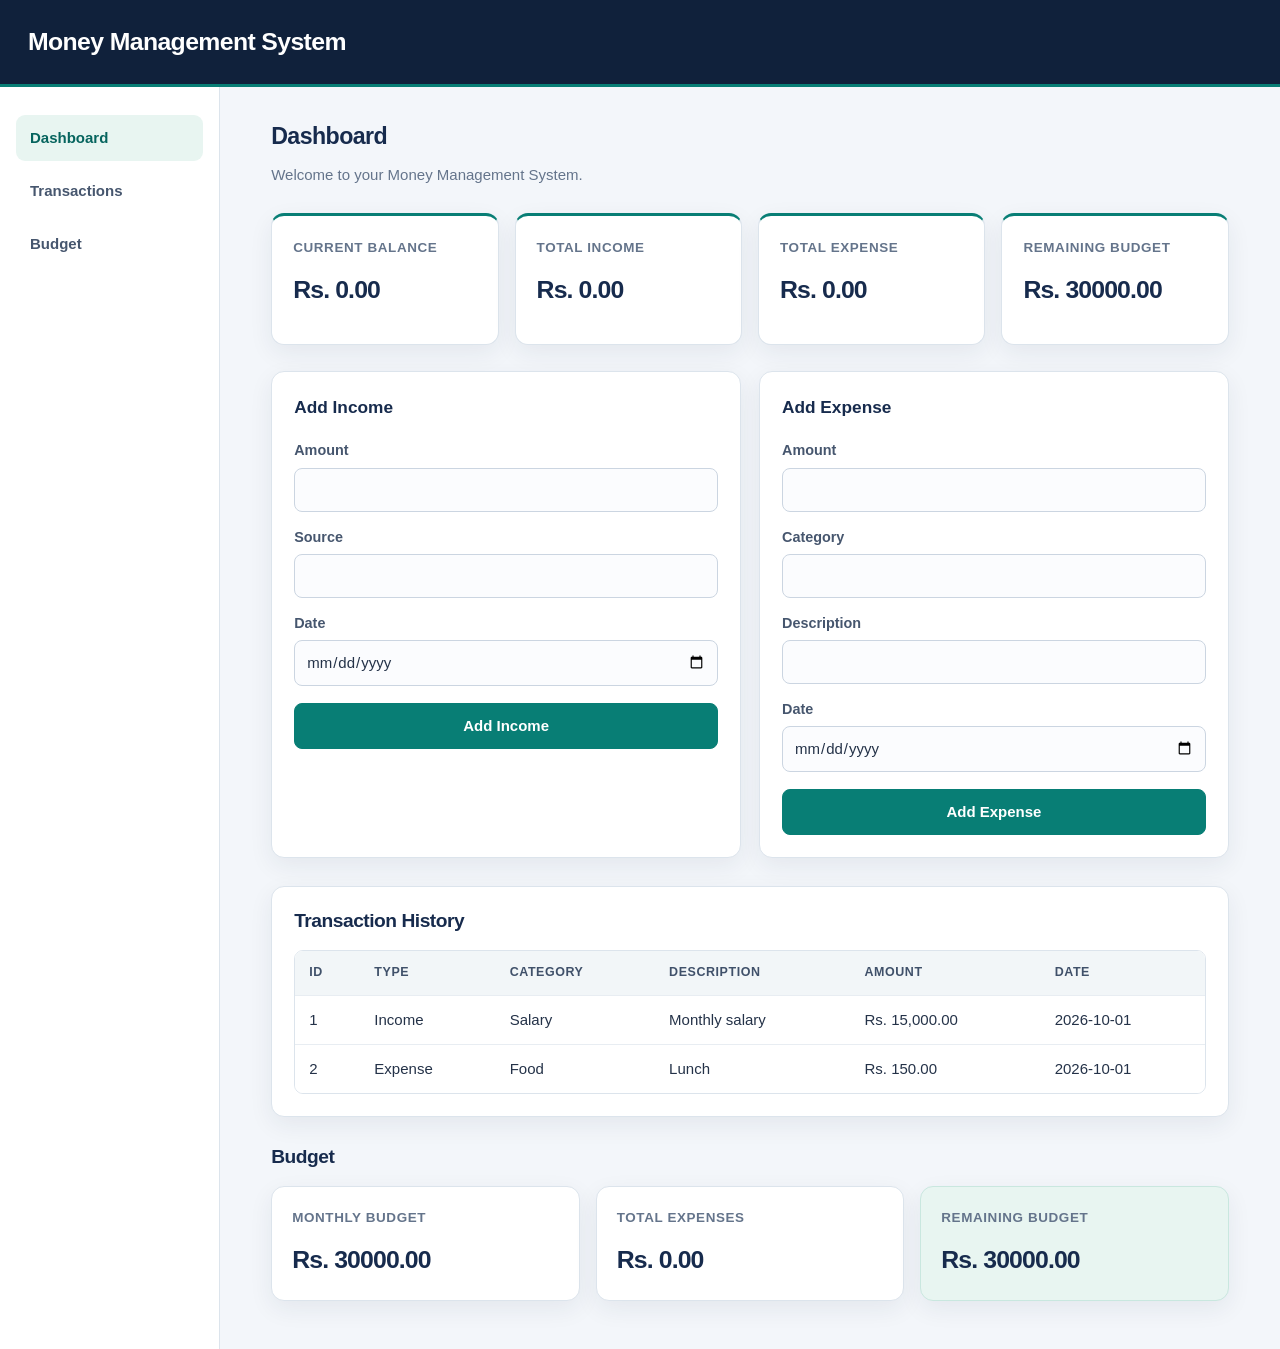
<file: index.html>
<!DOCTYPE html>
<html lang="en">

<head>

    <meta charset="UTF-8">
    <meta name="viewport" content="width=device-width, initial-scale=1.0">
    <title>Money Management System</title>
    <link rel="stylesheet" href="style.css">

</head>

<body>
    
    <header>
        <h1 id="page-title">Money Management System</h1>
    </header>

    <div class="page_layout">
    <nav class="navigation">
        <a href="#">Dashboard</a>
        <a href="#">Transactions</a>
        <a href="#">Budget</a>
    </nav>

    <main class="main_content">
        <h2>Dashboard</h2>
        <p>Welcome to your Money Management System.</p>

        <section class="dashboard_cards">

            <div class="card">
                <h3>Current Balance</h3>
                <p id="current-balance">Rs. 0.00</p>
            </div>

            <div class="card">
                <h3>Total Income</h3>
                <p id="total-income">Rs. 0.00</p>
            </div>

            <div class="card">
                <h3>Total Expense</h3>
                <p id="total-expense">Rs. 0.00</p>
            </div>

            <div class="card">
                <h3>Remaining Budget</h3>
                <p id="remaining-budget">Rs. 0.00</p>
            </div>

        </section>

        <section class="transaction_forms">

            <div class="form_container">
                <form id="income-form">
                    <h3>Add Income</h3>

                    <label for="income_amount">Amount</label>
                    <input type="number" id="income_amount">

                    <label for="income_source">Source</label>
                    <input type="text" id="income_source">

                    <label for="income_date">Date</label>
                    <input type="date" id="income_date">

                    <button type="submit">Add Income</button>
                </form>
            </div>

            <div class="form_container">

                <form id="expense-form">
                    <h3>Add Expense</h3>

                    <label for="expense_amount">Amount</label>
                    <input type="number" id="expense_amount">

                    <label for="expense_category">Category</label>
                    <input type="text" id="expense_category">

                    <label for="expense_description">Description</label>
                    <input type="text" id="expense_description">

                    <label for="expense_date">Date</label>
                    <input type="date" id="expense_date">

                    <button type="submit">Add Expense</button>
                </form>
            </div>
        </section>

        <section class="transaction_history">

            <h2>Transaction History</h2>
            
            <div class="table_container">
            <table>

                <thead>
                    <tr>
                        <th>ID</th>
                        <th>Type</th>
                        <th>Category</th>
                        <th>Description</th>
                        <th>Amount</th>
                        <th>Date</th>
                    </tr>
                </thead>

                <tbody id="transaction-list">
                    <tr>
                        <td>1</td>
                        <td>Income</td>
                        <td>Salary</td>
                        <td>Monthly salary</td>
                        <td>Rs. 15,000.00</td>
                        <td>2026-10-01</td>
                    </tr>

                    <tr>
                        <td>2</td>
                        <td>Expense</td>
                        <td>Food</td>
                        <td>Lunch</td>
                        <td>Rs. 150.00</td>
                        <td>2026-10-01</td>
                    </tr>
                </tbody>
            </table>
            </div>
        </section>

        <section class="budget_section">
            
            <h2>Budget</h2>

            <div class="budget_info">

                <div class="budget_item">
                    <h3>Monthly Budget</h3>
                    <p id="monthly-budget">Rs. 30000.00</p>
                </div>

                <div class="budget_item">
                    <h3>Total Expenses</h3>
                    <p id="budget-total-expenses">Rs. 0.00</p>
                </div>

                <div class="budget_item">
                    <h3>Remaining Budget</h3>
                    <p id="budget-remaining">Rs. 0.00</p>
                </div>
            </div>
        </section>

    </main>
    </div>

    <script src="script.js"></script>

</body>
</html>
</file>
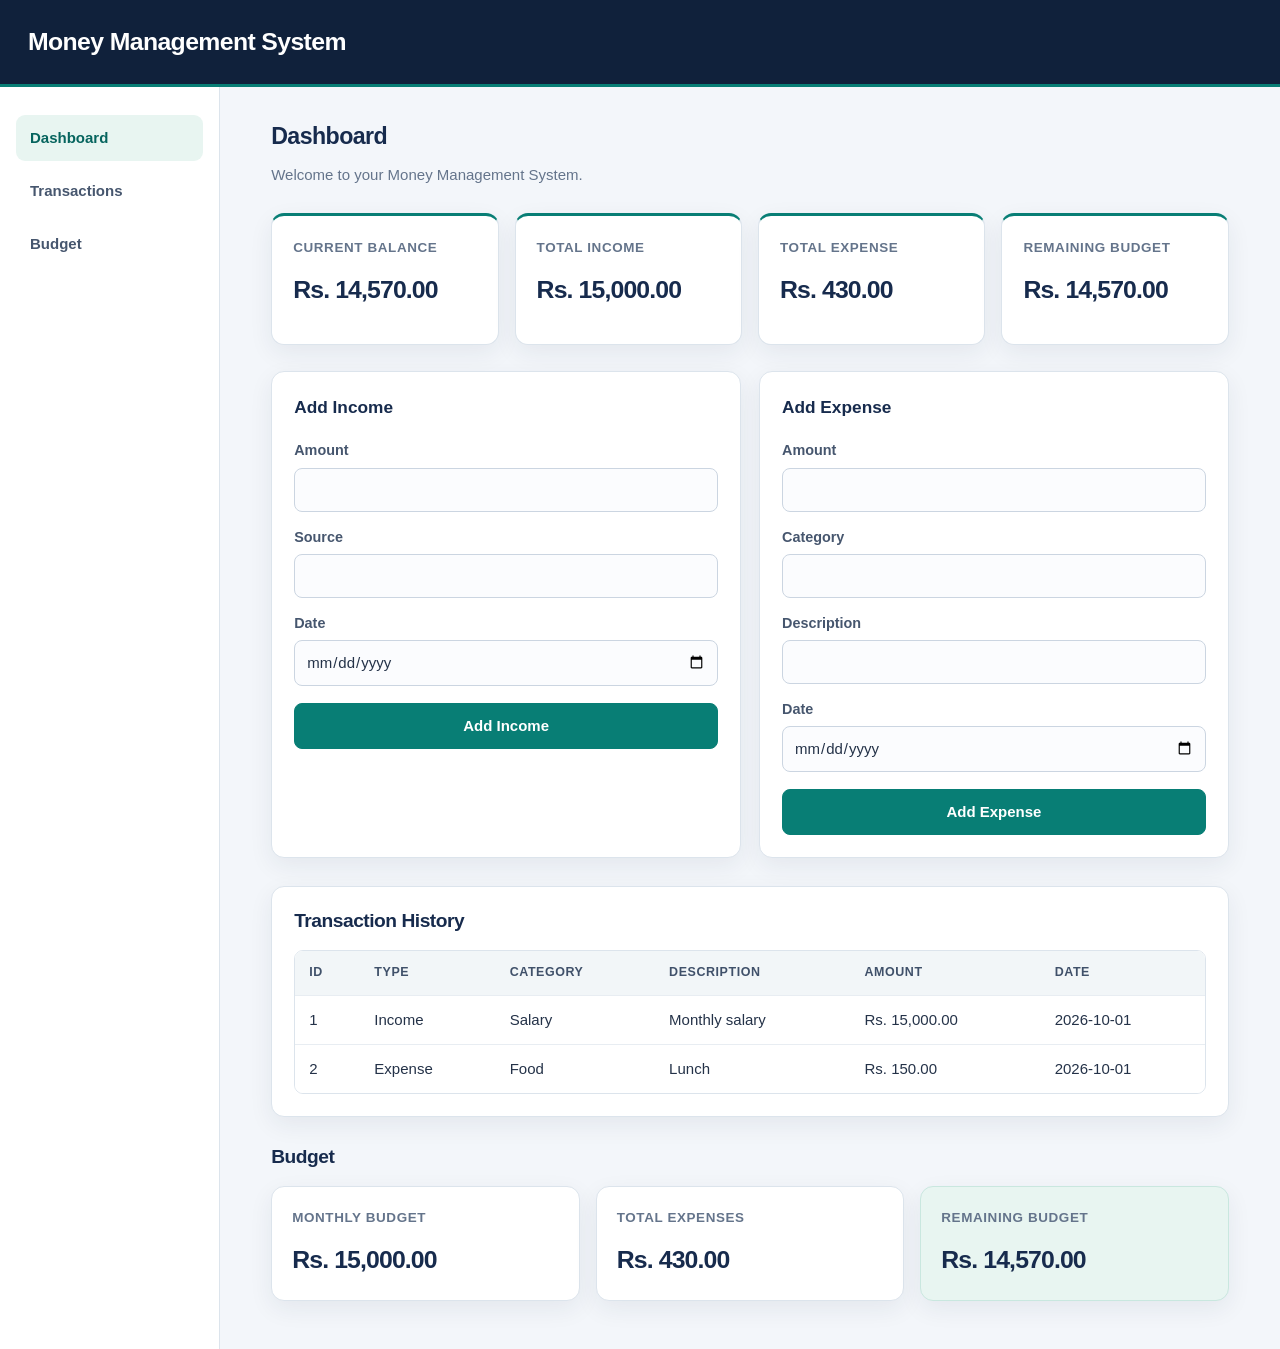
<file: MoneyManagementSystem/index.html>
<!DOCTYPE html>
<html lang="en">

<head>

    <meta charset="UTF-8">
    <meta name="viewport" content="width=device-width, initial-scale=1.0">
    <title>Money Management System</title>
    <link rel="stylesheet" href="style.css">

</head>

<body>
    
    <header>
        <h1>Money Management System</h1>
    </header>

    <div class="page_layout">
    <nav class="navigation">
        <a href="#">Dashboard</a>
        <a href="#">Transactions</a>
        <a href="#">Budget</a>
    </nav>

    <main class="main_content">
        <h2>Dashboard</h2>
        <p>Welcome to your Money Management System.</p>

        <section class="dashboard_cards">

            <div class="card">
                <h3>Current Balance</h3>
                <p>Rs. 14,570.00</p>
            </div>

            <div class="card">
                <h3>Total Income</h3>
                <p>Rs. 15,000.00</p>
            </div>

            <div class="card">
                <h3>Total Expense</h3>
                <p>Rs. 430.00</p>
            </div>

            <div class="card">
                <h3>Remaining Budget</h3>
                <p>Rs. 14,570.00</p>
            </div>

        </section>

        <section class="transaction_forms">

            <div class="form_container">
                <form>
                    <h3>Add Income</h3>

                    <label for="income_amount">Amount</label>
                    <input type="number" id="income_amount">

                    <label for="income_source">Source</label>
                    <input type="text" id="income_source">

                    <label for="income_date">Date</label>
                    <input type="date" id="income_date">

                    <button type="submit">Add Income</button>
                </form>
            </div>

            <div class="form_container">

                <form>
                    <h3>Add Expense</h3>

                    <label for="expense_amount">Amount</label>
                    <input type="number" id="expense_amount">

                    <label for="expense_category">Category</label>
                    <input type="text" id="expense_category">

                    <label for="expense_description">Description</label>
                    <input type="text" id="expense_description">

                    <label for="expense_date">Date</label>
                    <input type="date" id="expense_date">

                    <button type="submit">Add Expense</button>
                </form>
            </div>
        </section>

        <section class="transaction_history">

            <h2>Transaction History</h2>
            
            <div class="table_container">
            <table>

                <thead>
                    <tr>
                        <th>ID</th>
                        <th>Type</th>
                        <th>Category</th>
                        <th>Description</th>
                        <th>Amount</th>
                        <th>Date</th>
                    </tr>
                </thead>

                <tbody>
                    <tr>
                        <td>1</td>
                        <td>Income</td>
                        <td>Salary</td>
                        <td>Monthly salary</td>
                        <td>Rs. 15,000.00</td>
                        <td>2026-10-01</td>
                    </tr>

                    <tr>
                        <td>2</td>
                        <td>Expense</td>
                        <td>Food</td>
                        <td>Lunch</td>
                        <td>Rs. 150.00</td>
                        <td>2026-10-01</td>
                    </tr>
                </tbody>
            </table>
            </div>
        </section>

        <section class="budget_section">
            
            <h2>Budget</h2>

            <div class="budget_info">

                <div class="budget_item">
                    <h3>Monthly Budget</h3>
                    <p>Rs. 15,000.00</p>
                </div>

                <div class="budget_item">
                    <h3>Total Expenses</h3>
                    <p>Rs. 430.00</p>
                </div>

                <div class="budget_item">
                    <h3>Remaining Budget</h3>
                    <p>Rs. 14,570.00</p>
                </div>
            </div>
        </section>

    </main>
    </div>

</body>
</html>
</file>
<file: style.css>
:root {
    color-scheme: light;
    --navy: #172b4d;
    --navy-deep: #10213b;
    --teal: #087e75;
    --teal-dark: #06645e;
    --ink: #243248;
    --muted: #64748b;
    --line: #dce4ec;
    --surface: #ffffff;
    --canvas: #f3f6fa;
    --green-soft: #e8f5f1;
    --shadow: 0 8px 24px rgba(23, 43, 77, 0.07);
    --shadow-hover: 0 12px 28px rgba(23, 43, 77, 0.12);
}

* {
    box-sizing: border-box;
}

html {
    min-width: 320px;
    background: var(--canvas);
}

body {
    margin: 0;
    color: var(--ink);
    background: var(--canvas);
    font-family: Inter, "Segoe UI", Arial, sans-serif;
    font-size: 15px;
    line-height: 1.6;
}

header {
    padding: 22px 28px;
    color: #fff;
    text-align: left;
    background: var(--navy-deep);
    border-bottom: 3px solid var(--teal);
}

header h1 {
    max-width: 1440px;
    margin: 0 auto;
    font-size: clamp(1.2rem, 2vw, 1.55rem);
    font-weight: 650;
    letter-spacing: -0.025em;
}

.page_layout {
    display: flex;
    align-items: stretch;
    max-width: 1440px;
    min-height: calc(100vh - 80px);
    margin: 0 auto;
}

.navigation {
    display: flex;
    flex: 0 0 220px;
    flex-direction: column;
    gap: 7px;
    padding: 28px 16px;
    background: var(--surface);
    border-right: 1px solid var(--line);
}

.navigation a {
    display: block;
    margin: 0;
    padding: 11px 14px;
    color: #46566e;
    font-weight: 600;
    text-decoration: none;
    border-radius: 9px;
    transition: color 160ms ease, background-color 160ms ease;
}

.navigation a:first-child {
    color: var(--teal-dark);
    background: var(--green-soft);
}

.navigation a:hover {
    color: var(--teal-dark);
    background: #edf5f5;
}

.main_content {
    flex: 1 1 auto;
    min-width: 0;
    padding: 34px clamp(20px, 4vw, 54px) 48px;
    background: var(--canvas);
}

.main_content h2 {
    margin: 0 0 12px;
    color: var(--navy);
    font-size: 1.45rem;
    line-height: 1.3;
    letter-spacing: -0.025em;
}

.main_content > p {
    margin: 0 0 26px;
    color: var(--muted);
}

.dashboard_cards {
    display: grid;
    grid-template-columns: repeat(4, minmax(0, 1fr));
    gap: 16px;
}

.card,
.form_container,
.budget_item,
.transaction_history {
    min-width: 0;
    background: var(--surface);
    border: 1px solid var(--line);
    border-radius: 13px;
    box-shadow: var(--shadow);
}

.card {
    min-height: 132px;
    padding: 21px;
    border-top: 3px solid var(--teal);
    transition: transform 160ms ease, box-shadow 160ms ease;
}

.card:hover,
.form_container:hover,
.budget_item:hover {
    transform: translateY(-2px);
    box-shadow: var(--shadow-hover);
}

.card h3,
.budget_item h3 {
    margin: 0 0 12px;
    color: var(--muted);
    font-size: 0.84rem;
    font-weight: 650;
    letter-spacing: 0.045em;
    text-transform: uppercase;
}

.card p,
.budget_item p {
    margin: 0;
    color: var(--navy);
    font-size: clamp(1.2rem, 2vw, 1.55rem);
    font-weight: 700;
    letter-spacing: -0.035em;
    overflow-wrap: anywhere;
}

.transaction_forms {
    display: grid;
    grid-template-columns: repeat(2, minmax(0, 1fr));
    gap: 18px;
    margin-top: 26px;
}

.form_container {
    padding: 22px;
    transition: transform 160ms ease, box-shadow 160ms ease;
}

.form_container form {
    display: flex;
    flex-direction: column;
}

.form_container h3 {
    margin: 0 0 18px;
    color: var(--navy);
    font-size: 1.08rem;
}

.form_container label {
    margin: 0 0 5px;
    color: #46566e;
    font-size: 0.9rem;
    font-weight: 600;
}

.form_container input {
    width: 100%;
    min-height: 43px;
    margin: 0 0 14px;
    padding: 9px 11px;
    color: var(--ink);
    font: inherit;
    background: #fbfcfe;
    border: 1px solid #cbd5e1;
    border-radius: 8px;
    transition: border-color 150ms ease, box-shadow 150ms ease, background-color 150ms ease;
}

.form_container input:hover {
    border-color: #9aabbc;
}

.form_container input:focus {
    outline: none;
    border-color: var(--teal);
    background: #fff;
    box-shadow: 0 0 0 3px rgba(8, 126, 117, 0.18);
}

.form_container button {
    min-height: 44px;
    margin-top: 3px;
    padding: 10px 16px;
    color: #fff;
    font: inherit;
    font-weight: 650;
    cursor: pointer;
    background: var(--teal);
    border: 1px solid var(--teal);
    border-radius: 8px;
    transition: background-color 150ms ease, box-shadow 150ms ease, transform 150ms ease;
}

.form_container button:hover {
    background: var(--teal-dark);
    box-shadow: 0 4px 10px rgba(8, 126, 117, 0.2);
}

.form_container button:active {
    transform: translateY(1px);
}

.transaction_history,
.budget_section {
    margin-top: 28px;
}

.transaction_history {
    padding: 22px;
}

.transaction_history h2,
.budget_section > h2 {
    margin-bottom: 16px;
    font-size: 1.2rem;
}

.table_container {
    width: 100%;
    overflow-x: auto;
    border: 1px solid var(--line);
    border-radius: 9px;
    -webkit-overflow-scrolling: touch;
}

table {
    width: 100%;
    min-width: 660px;
    border-collapse: collapse;
    background: #fff;
}

th,
td {
    padding: 12px 14px;
    text-align: left;
    vertical-align: top;
    border-bottom: 1px solid #e8edf2;
}

th {
    color: #40516a;
    font-size: 0.78rem;
    font-weight: 700;
    letter-spacing: 0.045em;
    text-transform: uppercase;
    background: #f2f6f8;
}

tbody tr:last-child td {
    border-bottom: 0;
}

tbody tr:hover {
    background: #f7fbfa;
}

.budget_info {
    display: grid;
    grid-template-columns: repeat(3, minmax(0, 1fr));
    gap: 16px;
}

.budget_item {
    padding: 20px;
    transition: transform 160ms ease, box-shadow 160ms ease;
}

.budget_item:nth-child(3) {
    background: var(--green-soft);
    border-color: #c9e7df;
}

:focus-visible {
    outline: 3px solid #e8a838;
    outline-offset: 3px;
}

@media (max-width: 1100px) {
    .dashboard_cards {
        grid-template-columns: repeat(2, minmax(0, 1fr));
    }
}

@media (max-width: 760px) {
    .page_layout {
        flex-direction: column;
    }

    .navigation {
        flex: 0 0 auto;
        flex-direction: row;
        gap: 6px;
        padding: 10px 16px;
        overflow-x: auto;
        border-right: 0;
        border-bottom: 1px solid var(--line);
    }

    .navigation a {
        flex: 0 0 auto;
        margin: 0;
        padding: 9px 12px;
    }

    .main_content {
        padding: 26px 18px 36px;
    }

    .transaction_forms {
        grid-template-columns: 1fr;
    }

    .budget_info {
        grid-template-columns: repeat(2, minmax(0, 1fr));
    }
}

@media (max-width: 480px) {
    header {
        padding: 18px;
    }

    .dashboard_cards,
    .budget_info {
        grid-template-columns: 1fr;
    }

    .card {
        min-height: 112px;
    }

    .form_container,
    .transaction_history {
        padding: 17px;
    }
}

@media (prefers-reduced-motion: reduce) {
    *,
    *::before,
    *::after {
        scroll-behavior: auto !important;
        transition-duration: 0.01ms !important;
        animation-duration: 0.01ms !important;
        animation-iteration-count: 1 !important;
    }
}
</file>
<file: MoneyManagementSystem/style.css>
:root {
    color-scheme: light;
    --navy: #172b4d;
    --navy-deep: #10213b;
    --teal: #087e75;
    --teal-dark: #06645e;
    --ink: #243248;
    --muted: #64748b;
    --line: #dce4ec;
    --surface: #ffffff;
    --canvas: #f3f6fa;
    --green-soft: #e8f5f1;
    --shadow: 0 8px 24px rgba(23, 43, 77, 0.07);
    --shadow-hover: 0 12px 28px rgba(23, 43, 77, 0.12);
}

* {
    box-sizing: border-box;
}

html {
    min-width: 320px;
    background: var(--canvas);
}

body {
    margin: 0;
    color: var(--ink);
    background: var(--canvas);
    font-family: Inter, "Segoe UI", Arial, sans-serif;
    font-size: 15px;
    line-height: 1.6;
}

header {
    padding: 22px 28px;
    color: #fff;
    text-align: left;
    background: var(--navy-deep);
    border-bottom: 3px solid var(--teal);
}

header h1 {
    max-width: 1440px;
    margin: 0 auto;
    font-size: clamp(1.2rem, 2vw, 1.55rem);
    font-weight: 650;
    letter-spacing: -0.025em;
}

.page_layout {
    display: flex;
    align-items: stretch;
    max-width: 1440px;
    min-height: calc(100vh - 80px);
    margin: 0 auto;
}

.navigation {
    display: flex;
    flex: 0 0 220px;
    flex-direction: column;
    gap: 7px;
    padding: 28px 16px;
    background: var(--surface);
    border-right: 1px solid var(--line);
}

.navigation a {
    display: block;
    margin: 0;
    padding: 11px 14px;
    color: #46566e;
    font-weight: 600;
    text-decoration: none;
    border-radius: 9px;
    transition: color 160ms ease, background-color 160ms ease;
}

.navigation a:first-child {
    color: var(--teal-dark);
    background: var(--green-soft);
}

.navigation a:hover {
    color: var(--teal-dark);
    background: #edf5f5;
}

.main_content {
    flex: 1 1 auto;
    min-width: 0;
    padding: 34px clamp(20px, 4vw, 54px) 48px;
    background: var(--canvas);
}

.main_content h2 {
    margin: 0 0 12px;
    color: var(--navy);
    font-size: 1.45rem;
    line-height: 1.3;
    letter-spacing: -0.025em;
}

.main_content > p {
    margin: 0 0 26px;
    color: var(--muted);
}

.dashboard_cards {
    display: grid;
    grid-template-columns: repeat(4, minmax(0, 1fr));
    gap: 16px;
}

.card,
.form_container,
.budget_item,
.transaction_history {
    min-width: 0;
    background: var(--surface);
    border: 1px solid var(--line);
    border-radius: 13px;
    box-shadow: var(--shadow);
}

.card {
    min-height: 132px;
    padding: 21px;
    border-top: 3px solid var(--teal);
    transition: transform 160ms ease, box-shadow 160ms ease;
}

.card:hover,
.form_container:hover,
.budget_item:hover {
    transform: translateY(-2px);
    box-shadow: var(--shadow-hover);
}

.card h3,
.budget_item h3 {
    margin: 0 0 12px;
    color: var(--muted);
    font-size: 0.84rem;
    font-weight: 650;
    letter-spacing: 0.045em;
    text-transform: uppercase;
}

.card p,
.budget_item p {
    margin: 0;
    color: var(--navy);
    font-size: clamp(1.2rem, 2vw, 1.55rem);
    font-weight: 700;
    letter-spacing: -0.035em;
    overflow-wrap: anywhere;
}

.transaction_forms {
    display: grid;
    grid-template-columns: repeat(2, minmax(0, 1fr));
    gap: 18px;
    margin-top: 26px;
}

.form_container {
    padding: 22px;
    transition: transform 160ms ease, box-shadow 160ms ease;
}

.form_container form {
    display: flex;
    flex-direction: column;
}

.form_container h3 {
    margin: 0 0 18px;
    color: var(--navy);
    font-size: 1.08rem;
}

.form_container label {
    margin: 0 0 5px;
    color: #46566e;
    font-size: 0.9rem;
    font-weight: 600;
}

.form_container input {
    width: 100%;
    min-height: 43px;
    margin: 0 0 14px;
    padding: 9px 11px;
    color: var(--ink);
    font: inherit;
    background: #fbfcfe;
    border: 1px solid #cbd5e1;
    border-radius: 8px;
    transition: border-color 150ms ease, box-shadow 150ms ease, background-color 150ms ease;
}

.form_container input:hover {
    border-color: #9aabbc;
}

.form_container input:focus {
    outline: none;
    border-color: var(--teal);
    background: #fff;
    box-shadow: 0 0 0 3px rgba(8, 126, 117, 0.18);
}

.form_container button {
    min-height: 44px;
    margin-top: 3px;
    padding: 10px 16px;
    color: #fff;
    font: inherit;
    font-weight: 650;
    cursor: pointer;
    background: var(--teal);
    border: 1px solid var(--teal);
    border-radius: 8px;
    transition: background-color 150ms ease, box-shadow 150ms ease, transform 150ms ease;
}

.form_container button:hover {
    background: var(--teal-dark);
    box-shadow: 0 4px 10px rgba(8, 126, 117, 0.2);
}

.form_container button:active {
    transform: translateY(1px);
}

.transaction_history,
.budget_section {
    margin-top: 28px;
}

.transaction_history {
    padding: 22px;
}

.transaction_history h2,
.budget_section > h2 {
    margin-bottom: 16px;
    font-size: 1.2rem;
}

.table_container {
    width: 100%;
    overflow-x: auto;
    border: 1px solid var(--line);
    border-radius: 9px;
    -webkit-overflow-scrolling: touch;
}

table {
    width: 100%;
    min-width: 660px;
    border-collapse: collapse;
    background: #fff;
}

th,
td {
    padding: 12px 14px;
    text-align: left;
    vertical-align: top;
    border-bottom: 1px solid #e8edf2;
}

th {
    color: #40516a;
    font-size: 0.78rem;
    font-weight: 700;
    letter-spacing: 0.045em;
    text-transform: uppercase;
    background: #f2f6f8;
}

tbody tr:last-child td {
    border-bottom: 0;
}

tbody tr:hover {
    background: #f7fbfa;
}

.budget_info {
    display: grid;
    grid-template-columns: repeat(3, minmax(0, 1fr));
    gap: 16px;
}

.budget_item {
    padding: 20px;
    transition: transform 160ms ease, box-shadow 160ms ease;
}

.budget_item:nth-child(3) {
    background: var(--green-soft);
    border-color: #c9e7df;
}

:focus-visible {
    outline: 3px solid #e8a838;
    outline-offset: 3px;
}

@media (max-width: 1100px) {
    .dashboard_cards {
        grid-template-columns: repeat(2, minmax(0, 1fr));
    }
}

@media (max-width: 760px) {
    .page_layout {
        flex-direction: column;
    }

    .navigation {
        flex: 0 0 auto;
        flex-direction: row;
        gap: 6px;
        padding: 10px 16px;
        overflow-x: auto;
        border-right: 0;
        border-bottom: 1px solid var(--line);
    }

    .navigation a {
        flex: 0 0 auto;
        margin: 0;
        padding: 9px 12px;
    }

    .main_content {
        padding: 26px 18px 36px;
    }

    .transaction_forms {
        grid-template-columns: 1fr;
    }

    .budget_info {
        grid-template-columns: repeat(2, minmax(0, 1fr));
    }
}

@media (max-width: 480px) {
    header {
        padding: 18px;
    }

    .dashboard_cards,
    .budget_info {
        grid-template-columns: 1fr;
    }

    .card {
        min-height: 112px;
    }

    .form_container,
    .transaction_history {
        padding: 17px;
    }
}

@media (prefers-reduced-motion: reduce) {
    *,
    *::before,
    *::after {
        scroll-behavior: auto !important;
        transition-duration: 0.01ms !important;
        animation-duration: 0.01ms !important;
        animation-iteration-count: 1 !important;
    }
}
</file>
